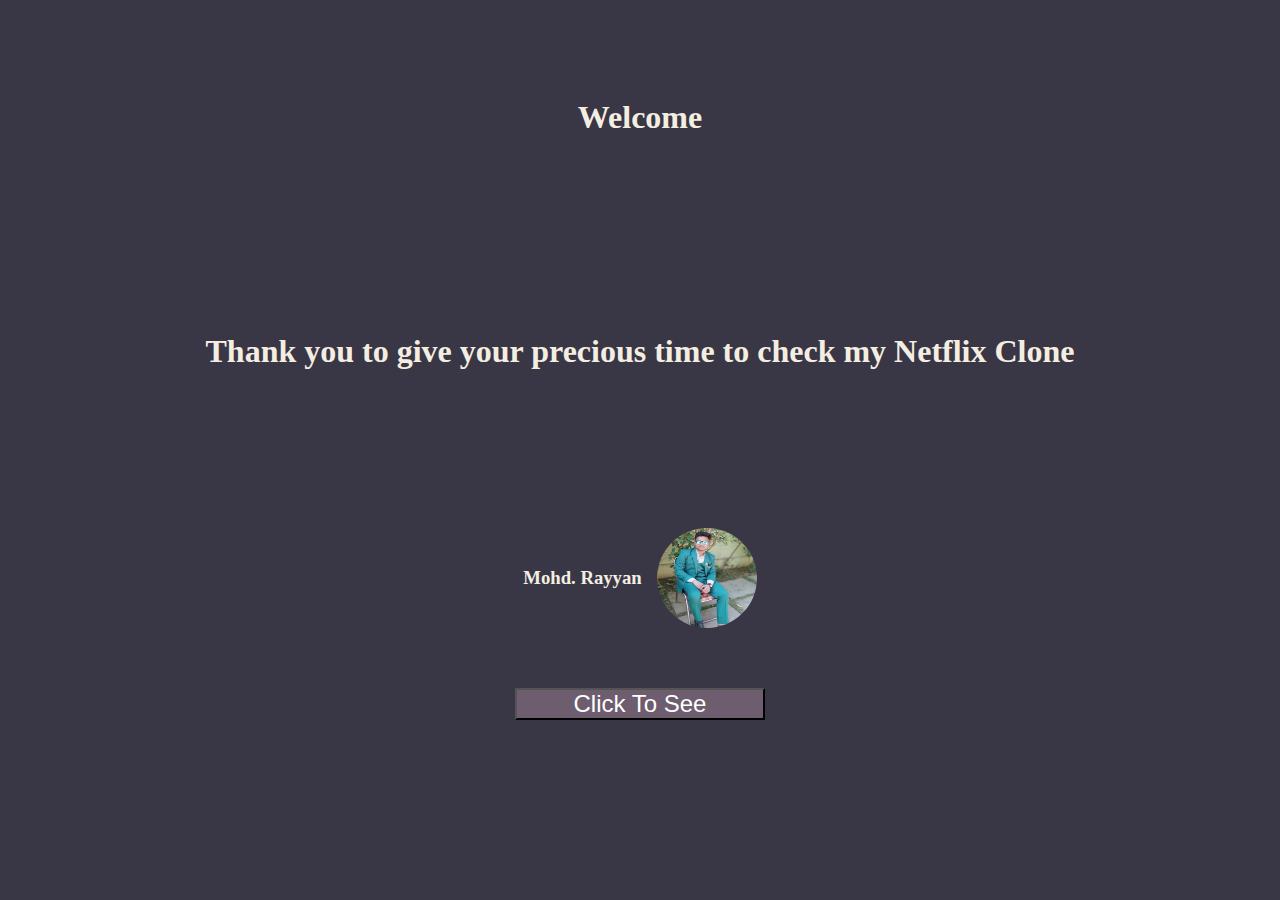
<file: index.html>
<!DOCTYPE html>
<html lang="en">
<head>
    <meta charset="UTF-8">
    <meta name="viewport" content="width=device-width, initial-scale=1.0">
    <title>Welcome</title>
    <link rel="stylesheet" href="style1.css">
</head>
<body>
    <div class="welcome">
    <h1>Welcome</h1>
    <h1>Thank you to give your precious time to check my Netflix Clone</h1>
    <div class="pack">
    <h3>Mohd. Rayyan </h3><img width=100px height=100px src="rayyan.jpg" alt=""></div>
    <button><a target="_blank" href="about.html">Click To See</a></button>
</div>
</body>
</html>
</file>
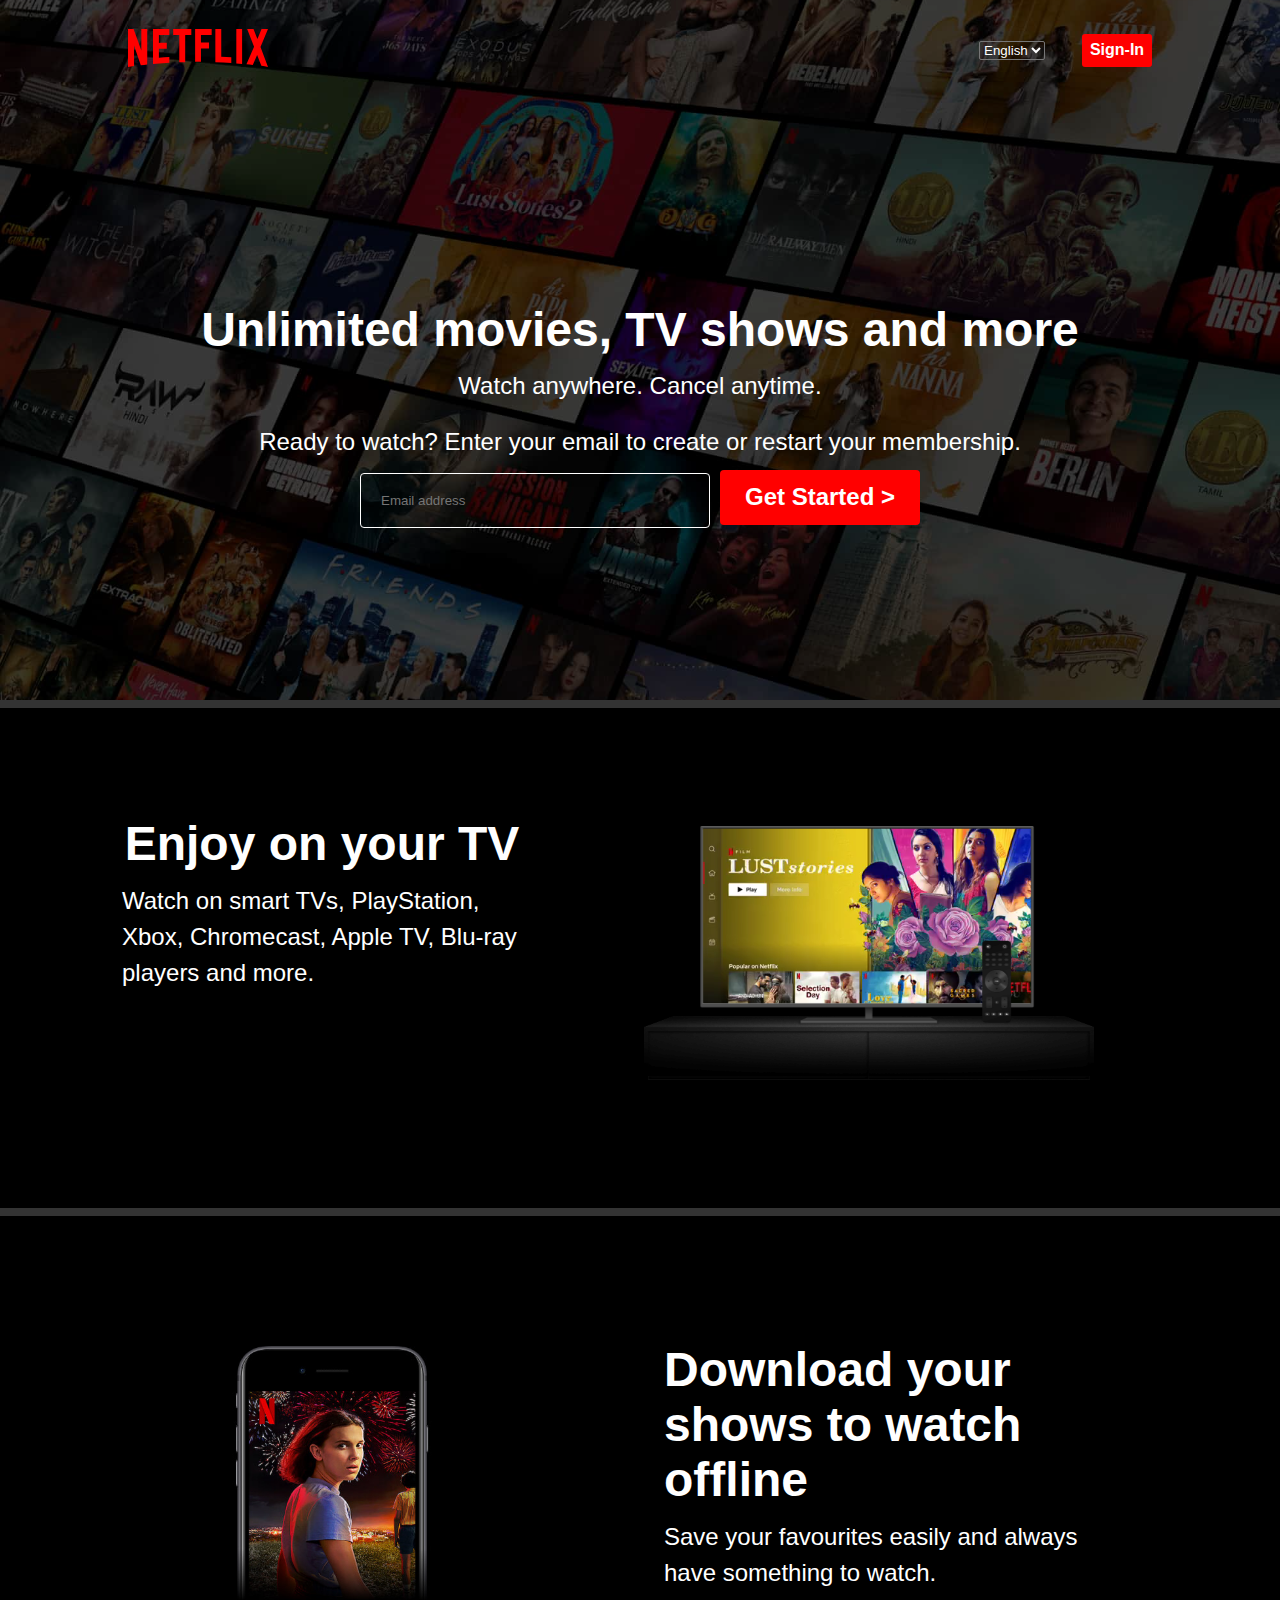
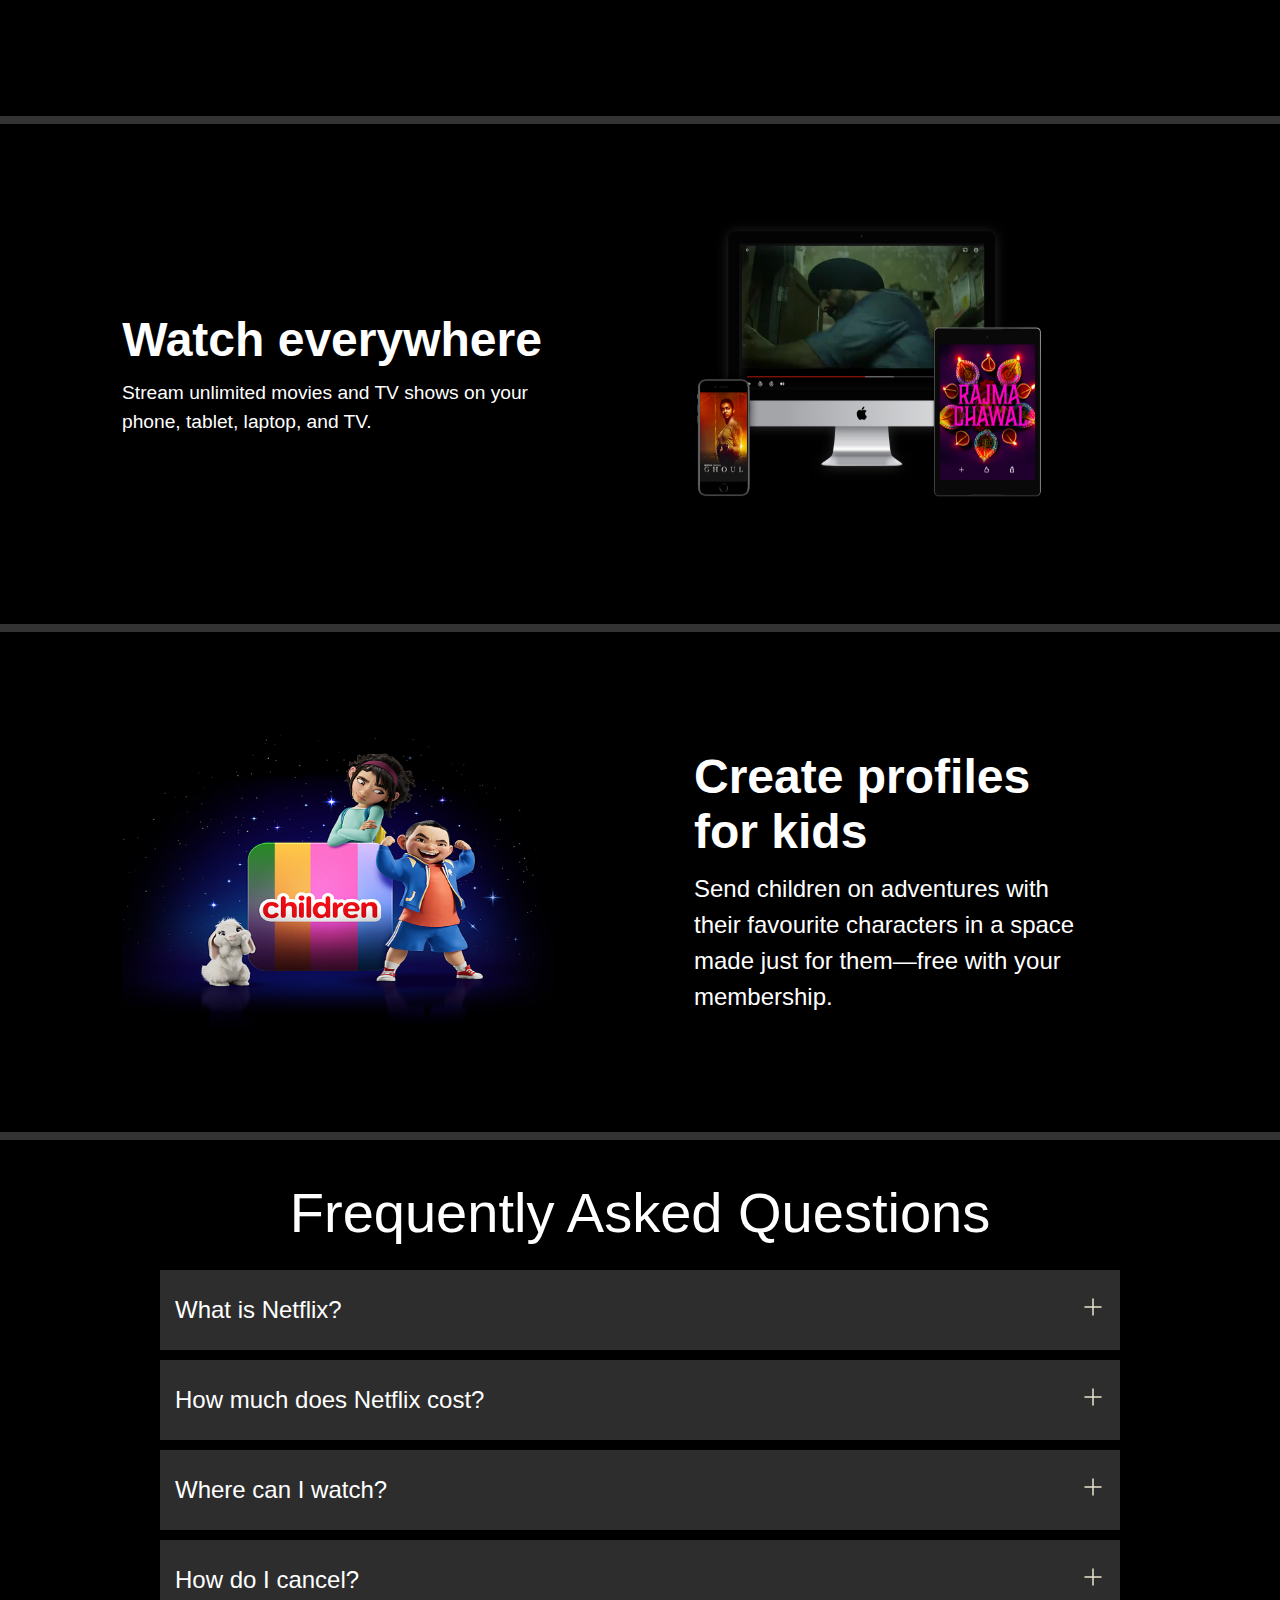
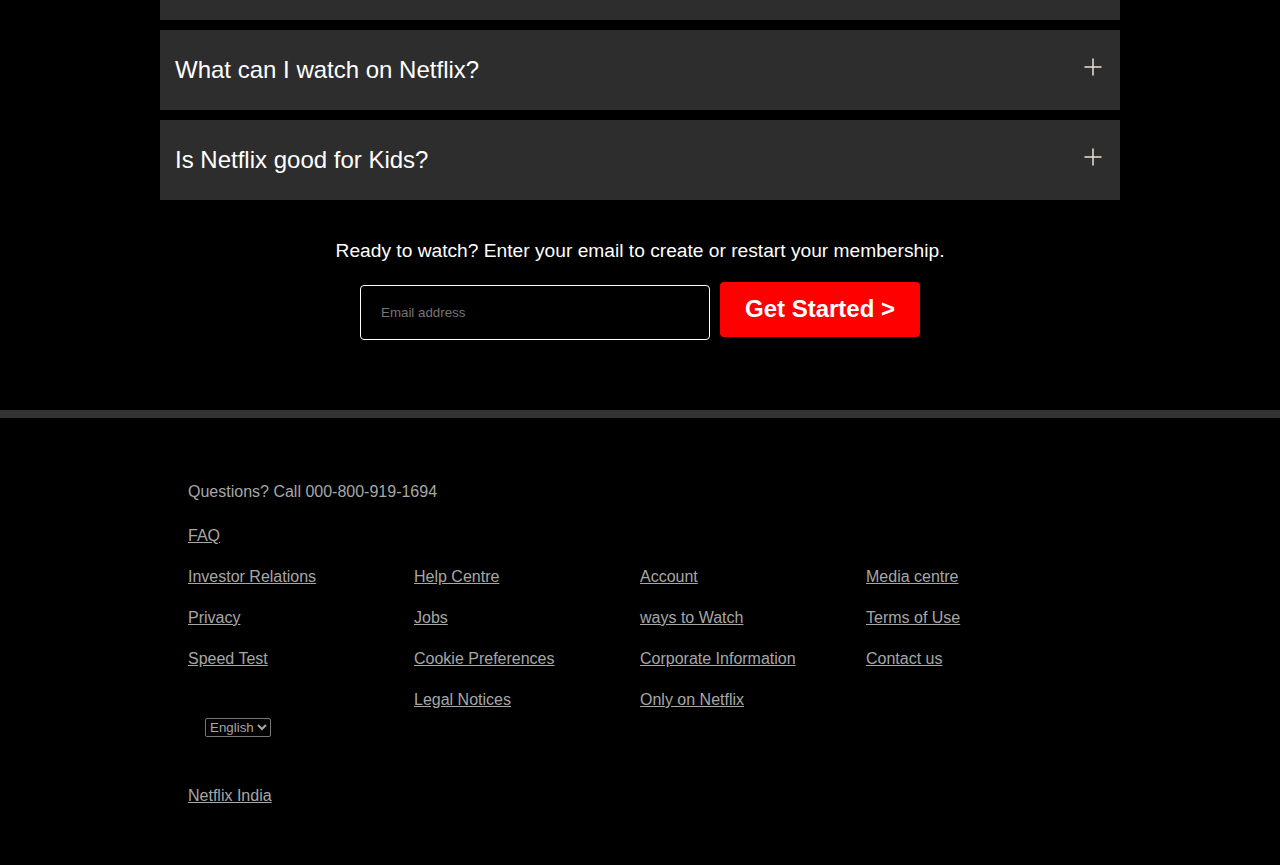
<file: about.html>
<!DOCTYPE html>
<html lang="en">

<head>
    <meta charset="UTF-8">
    <title>Netflix India – Watch TV Shows Online, Watch Movies Online</title>
    <link rel="stylesheet" href="style.css">
    <link rel="icon" href="favicon.ico" type="image/x-icon">
    <meta charset="utf-8"
          name="viewport"
          content="width=device-width, initial-scale=1.0" />
</head>

<body>
    <div class="main">
        <div class="header">
            <div class="nav">
                <img width=140px height=40px src="logo.svg" alt="">
            </div>
            <div class="navright">
                <div class="lang">
                    <Select>
                        <option>English</option>
                        <option>Hindi</option>
                    </Select>
                </div>

                <button class="sign">Sign-In</button>
            </div>
        </div>
        <div class="box"></div>
        <div class="hero hero1">
            <span class="first">Unlimited movies, TV shows and more</span>
            <span class="second">Watch anywhere. Cancel anytime.</span>
            <span class="third">Ready to watch? Enter your email to create or restart your membership.</span>
            <div class="fourth"><input class="in" type="text" placeholder="Email address"><button class="start">Get
                    Started ></button></div>
        </div>
    </div>
    <div class="separate"></div>
    <section class="section">
        <div class="part sec1">
            <div class="firstsec">
                <div class="firstsec1">Enjoy on your TV</div>
                <div class="firstsec2">
                    Watch on smart TVs, PlayStation, Xbox, Chromecast, Apple TV, Blu-ray players and more.
                </div>
            </div>
            <div class="firstimgsec"><img src="tv.png" alt="">
                <video muted autoplay loop src="video0.m4v"></video>
            </div>
        </div>
        <div class="separate"></div>
        <div class="part sec2">
            <div class="secondsec"><img width=420px height=300px src="mobile.jpg" alt=""></div>
            <div class="secondtxt">
                <div class="secondtxt0">Download your shows to watch offline</div>
                <div class="secondtxt1">Save your favourites easily and always have something to watch.</div>
            </div>
        </div>
        <div class="separate"></div>
        <div class="part sec3">
            <div class="thirdsec">
                <div class="thirdsec1">Watch everywhere</div>
                <div class="thirdsec2">
                    Stream unlimited movies and TV shows on your phone, tablet, laptop, and TV.
                </div>
            </div>
            <div class="thirdimgsec"><img src="device.png" alt="">
                <video muted autoplay loop src="video1.m4v"></video>
            </div>
        </div>
        <div class="separate"></div>
        <div class="part sec4">
            <div class="fourthsec"><img src="child.png" alt=""></div>
            <div class="fourthtxt">
                <div class="fourthtxt0">Create profiles for kids</div>
                <div class="fourthtxt1">Send children on adventures with their favourite characters in a space made just
                    for them—free with your membership.</div>
            </div>
        </div>
        <div class="separate"></div>
        <div class="last">
            <div class="freq">Frequently Asked Questions</div>
            <div class="rec1 rec"><span class="high">What is Netflix?</span><span class="add"><img
                        src="add.svg">
                </span></div>
            <div class="rec2 rec"><span>How much does Netflix cost?</span><span class="add"><img
                        src="add.svg"></span></div>
            <div class="rec3 rec"><span>Where can I watch?</span><span class="add"><img
                        src="add.svg"></span></div>
            <div class="rec4 rec"><span>How do I cancel?</span><span class="add"><img
                        src="add.svg"></span></div>
            <div class="rec5 rec"><span>What can I watch on Netflix?</span><span class="add"><img
                        src="add.svg"></span></div>
            <div class="rec6 rec"><span>Is Netflix good for Kids?</span><span class="add"><img
                        src="add.svg"></span></div>
            <div class="p">Ready to watch? Enter your email to create or restart your membership.</div>
            <div class="fourth lastfourth"><input class="in" type="text" placeholder="Email address"><button
                    class="start start1">Get
                    Started ></button></div>
        </div>
        <div class="separate"></div>
    </section>
    <footer>
        <div class="questions">
            Questions? Call 000-800-919-1694
        </div>
        <div class="footer">
            <div class="foot1">
                <a href="#">FAQ</a>
                <a href="#">Investor Relations</a>
                <a href="#">Privacy</a>
                <a href="#">Speed Test</a>
                <div class="lang lang1">
                    <i class="fa-solid fa-language"></i>
                    <Select>
                        <option>English</option>
                        <option>Hindi</option>
                    </Select>
                </div>
                <a href="#">Netflix India</a>
            </div>
            <div class="foot1">
                <br>
                <a href="#">Help Centre</a>
                <a href="#">Jobs</a>
                <a href="#">Cookie Preferences</a>
                <a href="#">Legal Notices</a>
            </div>
            <div class="foot1">
                <br>
                <a href="#">Account</a>
                <a href="#">ways to Watch</a>
                <a href="#">Corporate Information</a>
                <a href="#">Only on Netflix</a>
            </div>
            <div class="foot1">
                <br>
                <a href="#">Media centre</a>
                <a href="#">Terms of Use</a>
                <a href="#">Contact us</a>
            </div>
        </div>
    </footer>
</body>

</html>
</file>
<file: style1.css>
*{
    margin: 0;padding: 0;
}
body{
    background-color:#393646;
    height: 100%;
    width: 100%;
}
h1{
    color:#F4EEE0;
    margin: auto;
}
h3{
    color:#F4EEE0;
    margin: auto;
}
button{
    font-size: 1.5em;
    background:#6D5D6E;
    text-align: center;
    width: 250px;
}
button:hover{
    background-color: #4F4557;
    color: black;
}
button a{
    color:#F4EEE0;
    text-decoration: none;
    color: white;
    
}
.pack{
    display: flex;
    flex-direction: row;
    justify-content:space-evenly;
    align-items: center;
    margin: 60px;
}
.pack img{
    border-radius: 50px;
    margin-left: 15px;
}
.welcome{
    height: 80vh;
    width: 80vw;
    margin: auto;
    display: flex;
    flex-direction: column;
    justify-content: center;
    align-items: center;
}
</file>
<file: style.css>
/* @import url('https://fonts.googleapis.com/css2?family=Martel+Sans:wght@600&display=swap'); */

*{
    margin: 0;
    padding: 0;
    font-family: 'Martel Sans', sans-serif;
    box-sizing: border-box;

}
body{
    background-color: black;
    width: 100vw;
    overflow-x:hidden;
}
.main{
    position: relative;
    height:700px;
    background-image: url('bg.jpg');
    background-size: cover;
    background-position: center center;
    background-repeat:repeat;
}
.main .box{
    position: absolute;
    top: 0;
    height: 700px;;
    width: 100vw;
    background-color: black;
    opacity: 0.7;
}

.header{
    margin: auto;
    height: 100px;
    width: 80vw;
    display: flex;
    align-items: center;
    justify-content: space-between;
}
.nav img{
    position: relative;
    z-index: 20;
}
.navright{
    position: relative;
    z-index: 20;
    display: flex;
    justify-content: space-between;
}

.sign{
    margin-left: 20px;
    font-size: 1em;
    font-weight: bold;
    width: 70px;
    height: 33px;
    background-color: red;
    color: white;
    border: none;
    border-radius: 3px;
    cursor: pointer;
}
.lang{
    width: 100px;
    height: 33px;
    display: flex;
    justify-content: center;
    align-items: center;
}
.lang select{
    border-radius:2px;
    color: white;
    background-color: transparent;
}
.lang option{
    color: black;
}
.hero{
    height: 90%;
    display: flex;
    flex-direction: column;
    justify-content:center;
    align-items: center;
    color: white;
    line-height:3.5em;
    position: relative;
    z-index: 20;
    text-align: center;
}
.first{
    font-size: 3em;
    font-weight: 900;
    text-align: center;
}
.second{
    font-size: 1.5em;
    font-weight: 250;
    text-align: center;
}
.third{
        font-size: 1.5em;
        font-weight: 250;
        text-align: center;
}
.start{
    width: 200px;
    height: 55px;
    margin-left: 10px;
    border-radius: 4px;
    background-color: red;
    color: white;
    font-size: 1.5em;
    font-weight: bold;
    border: none;
    text-align: center;
}
.in{
    border-radius: 4px;
    border:0.5px solid white;
    background-color: transparent;
    padding-left: 20px;
    width: 350px;
    height: 55px;
    font-weight: 1.5em;
    color: white;
}
.in:hover{
    border:1px solid white;
}
.separate{
    width: 100vw;
    height: 8px;
    background-color: gray;
    opacity: 0.4;
}
.firstsec{
    color: white;
    width: 400px;
    position: relative;
  top: -55px;
}
.firstimgsec{
    width: 450px;
    position: relative;
}
.firstimgsec img{
    width: 450px;
    height: 320px;
    top: 6px;
    position: relative;
    z-index: 5;
    top: 68px;
}  
.firstimgsec video{
    position: relative;
    bottom: 214px;
    left: 58px;
    height: 200px;
}
.sec1{
    width: 95vw;
    height: 500px;
    display: flex;
    justify-content:space-evenly;
    align-items: center;
}
.firstsec1{
    font-size:3em ;
    font-weight: bolder;
    text-align: center;
    margin-bottom:12px;
}
.firstsec2{
    font-size:1.5em ;
    line-height: 1.5em;
    font-weight: 400px;
}
.sec2{
    width: 95vw;
    height: 500px;
    display: flex;
    justify-content:space-evenly;
    align-items: center;
}
.secondtxt{
    width:430px ;

}
.secondtxt0{
    font-size: 3em;
    color: white;
    font-weight: bolder;
    margin-bottom:12px;
}
.secondtxt1{
    color: white;
    font-size:1.5em ;
    line-height: 1.5em;
    font-weight: 400px;
}
.secondsec{
    height: 330px;
}
.sec3{
    width: 95vw;
    height: 500px;
    display: flex;
    justify-content:space-evenly;
    align-items: center;
}
.thirdsec1{
    font-size:3em ;
    font-weight: bolder;
    text-align: center;
    margin-bottom:12px;
}
.thirdsec2{
    font-size:1.2em ;
    line-height: 1.5em;
    font-weight: 400px;
}
.thirdsec{
    color: white;
    width: 420px;
}
.thirdimgsec{
    width: 430px;
    height: 330px;
    position: relative;
}
.thirdimgsec img{
    width:400px;
    height:320px;
    position: relative; 
    z-index: 5; 
}  
.thirdimgsec video{
    width: 246px;
    height: 190px;
    position: relative;
    bottom: 321px;
    left:78px;
}
.sec4{
    width: 95vw;
    height: 500px;
    display: flex;
    justify-content:space-evenly;
    align-items: center;
}
.fourthtxt{
    width:400px ;
}
.fourthtxt0{
    font-size: 3em;
    color: white;
    font-weight: bolder;
    margin-bottom:12px;
}
.fourthtxt1{
    color: white;
    font-size:1.5em ;
    line-height: 1.5em;
    font-weight: 400px;
}
.fourthsec img{
    width: 450px;
  height: 300px;
}
.freq{
    font-size: 3.5em;
    color: white;
    margin-bottom: 15px;
}
.last{
    margin-top: 60px;
    display: flex;
    flex-direction: column;
    justify-content: center;
    align-items: center;
    height: 900px;
    margin-top: -30px;
}
.rec{
    height: 80px;
    width: 75vw;
    background-color:#2d2d2d;
    color: white;
    margin-top: 10px;
    display: flex;
    justify-content: space-between;
    align-items: center;
    font-size: 1.5em;
    padding-left: 15px;
  padding-right: 15px;
  cursor: pointer;
}
.rec:hover{
    transition: all ease-in;
    background-color:#414141 ;
}
.add img{
    filter: invert(1);
   color: white;
}
.p{
    margin-top:40px ;
    font-size: 1.2em;
    color: white;
}
.lastfourth{
    margin-top: 20px;
}
.lang1{
    margin-top: 20px;
    margin-bottom: 20px;
}
@media  screen and (max-width:1000px) {
    .header{
        flex-wrap: wrap;
    }
    .part{
        flex-wrap:wrap;
    }
    .first{
        font-size: 2em;
    }
    .second .third{
font-size: 1em;
    }
    .fourth{
            display: flex;
            flex-direction: column;
            align-items: center;
            justify-content: center;
            gap: 16px;
    }
}
@media screen and (max-width:894px){
    .firstsec{
        margin-top: 65px;
    }
    .firstimgsec img{
        width: 390px;
        height: 270px;
        top: 6px;
        position: relative;
        z-index: 5;
        top: -45px;
      }
    .firstimgsec video{
        position: relative;
        bottom: 267px;
        left: 52px;
        height: 168px;
      }
      .sec2{
        flex-wrap: wrap-reverse;
    }
    .secondtxt{
        position: relative;
        top: 84px;
    }
    .secondsec img{
        position: relative;
    top: 35px;
    }
    .sec4{
        flex-wrap: wrap-reverse;
    }
    .fourthtxt{
        position: relative;
        top: 70px;
    }
    .last{
        position: relative;
        flex-wrap: wrap;
    }
    .freq{
        font-size: 2em;
    }
} 
footer {
    color: white;
    max-width: 80vw;
    margin: auto;
    padding: 60px;
}

footer .questions {
    margin-top: 5px;
    margin-bottom: 26px;
    color:  #a7a7a7;
}
.footer {
    display: grid;
    grid-template-columns: 1fr 1fr 1fr 1fr;
    color: #a7a7a7;;
}
.footer select{
    color:  #a7a7a7;
}
.footer option{
    color:  #a7a7a7;
}
.footer a {
    font-size: 1em;
    color: #a7a7a7;
}

.foot1 {
    display: flex;
    flex-direction: column;
    gap: 23px;
} 
@media screen and (max-width:500px) {
    .fourth .in{
        width: 250px;
        height: 50px;
} 
.fourth .start{
    width: 160px;
    height: 50px;
}
.lang Select{
    width: 80px;
    height: 28px;
}

}
@media screen and (max-width:416px){
    .firstsec1{
font-size: 2.4em;
    }
    .firstsec2{
        font-size: 1.2em;
    }
    .secondtxt0{
        font-size: 2.4em;
    }
    .secondtxt1{
        font-size: 1.2em;
    }
    .thirdsec1{
        font-size: 2.4em;
    }
    .thirdsec2{
        font-size: 1.2em;
    }
    .fourthtxt{
        position: relative;
        top: 0px;
    }
    .fourthtxt0{
        font-size: 2.4em;
    }
    .fourthtxt1{
        font-size: 1.2em;
    }
}
@media screen and (max-width:368px) {
.fourthtxt{
    position: relative;
    top: 16px;
}
.freq{
    position: relative;
    top: 16px;
}
.rec span{
    font-size: 0.8em;
}
}
@media screen and (max-width: 894px) {

    .footer {
        display: grid;
        grid-template-columns: 1fr 1fr;
        gap: 25px;
    }
}
@media screen and (max-width: 286px){
    .first{
font-size: 1.5em;
    }
    .second .third .fourth{font-size: 0.9em;
    }
    .fourth .in{
        width: 200px;
        height: 45px;
    }
    .fourth .start{
        width: 150px;
        height: 45px;
        font-size: 1em;
    }
}
</file>
